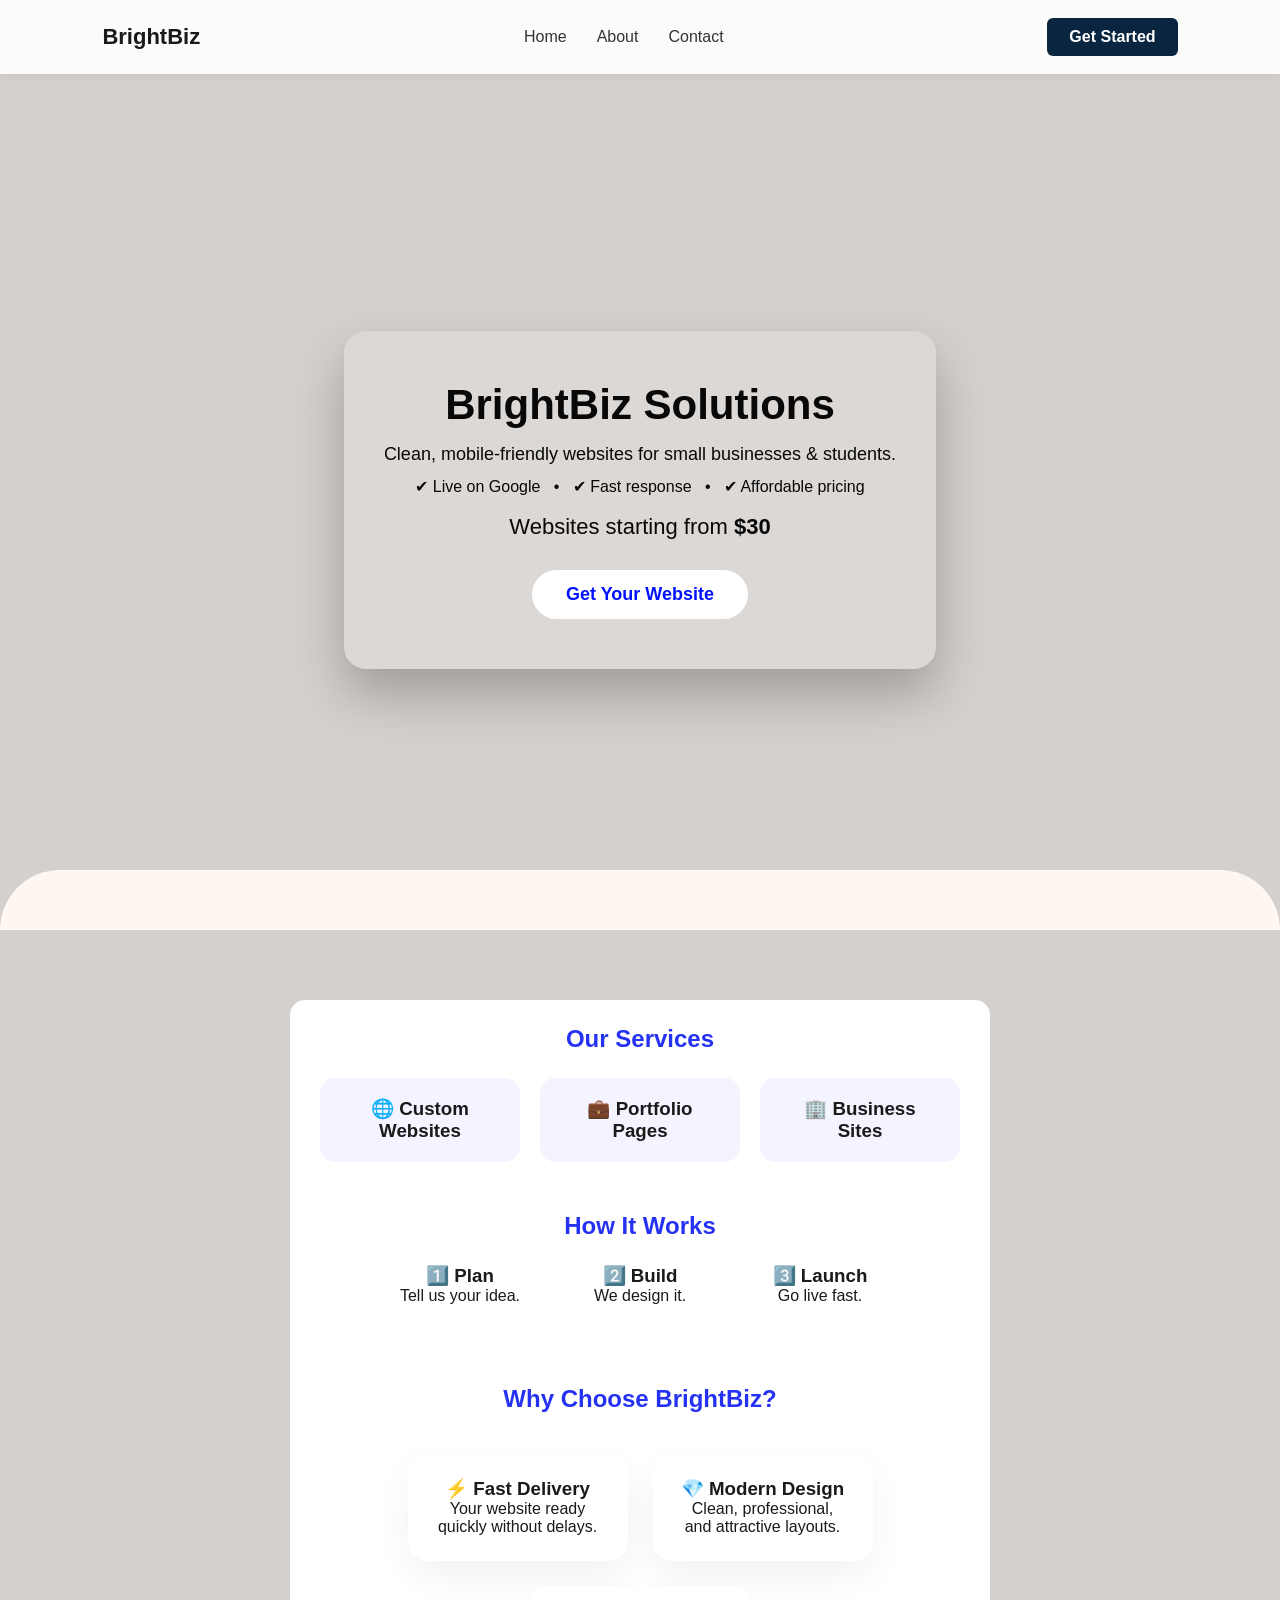
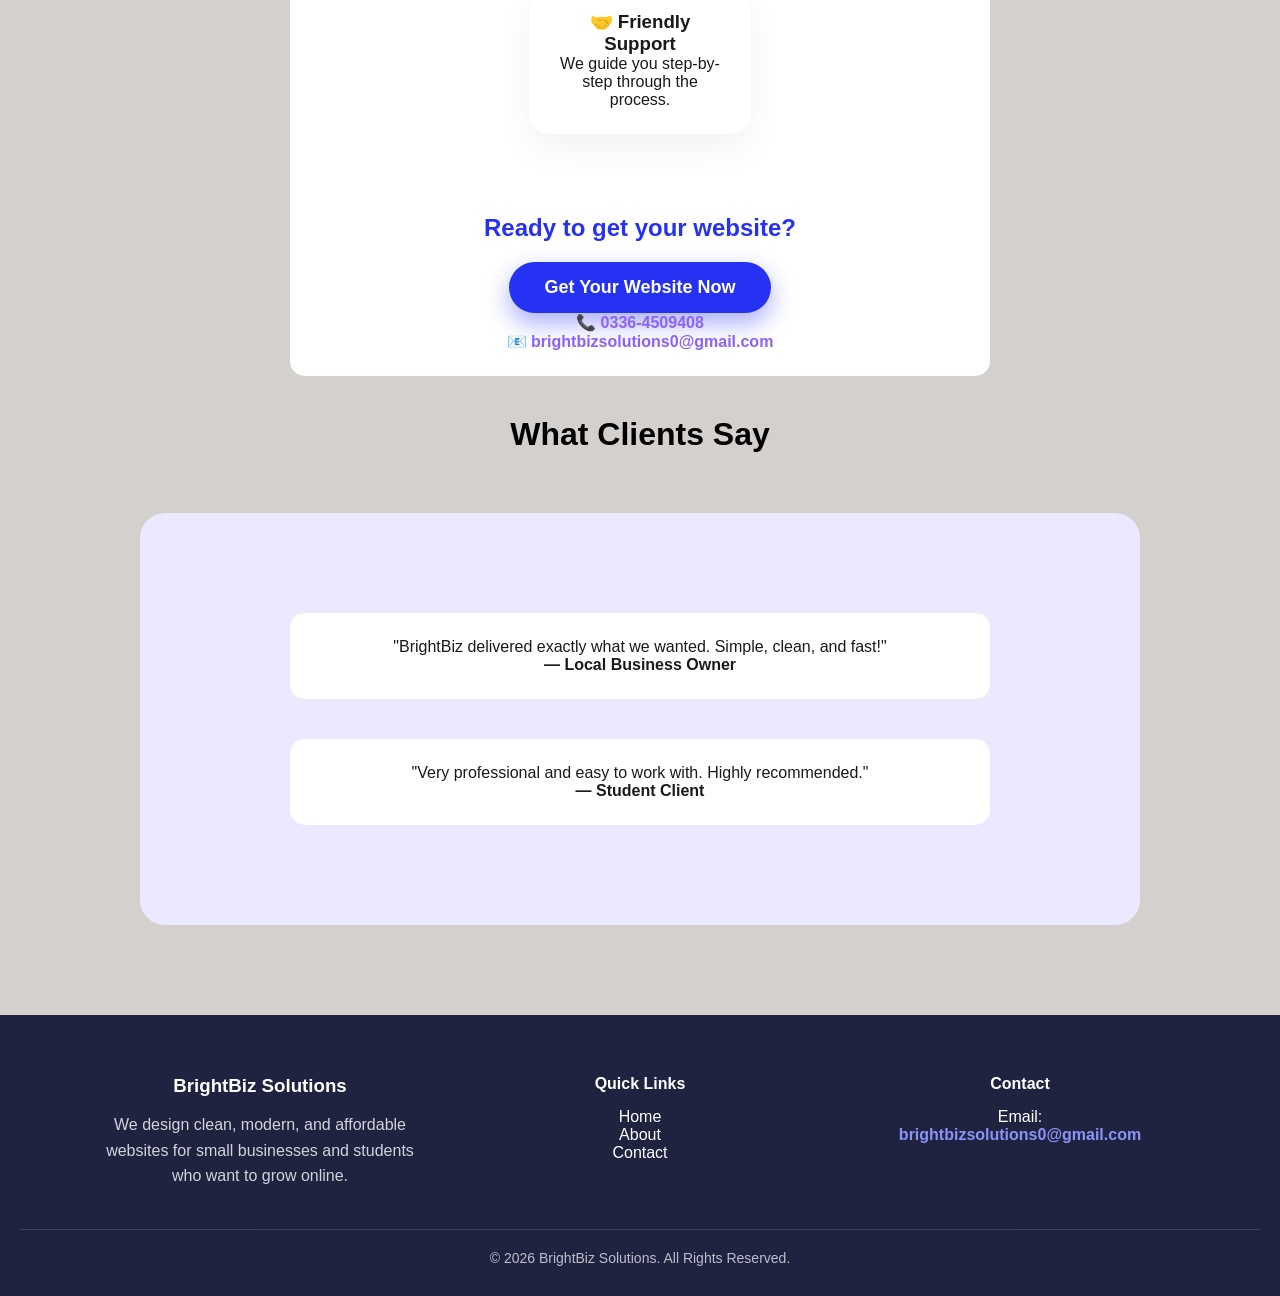
<file: index.html>
<!DOCTYPE html>
<html lang="en">
<head>
  <meta charset="UTF-8">
  <title>BrightBiz Solutions | Affordable Website Design</title>
  <link rel="icon" type="image/png" href="favicon.png">
<link href="https://fonts.googleapis.com/css2?family=outfit:wght@600;700&display=swap" rel="stylesheet">
<link rel="stylesheet" href="style.css">




  <meta name="viewport" content="width=device-width, initial-scale=1.0">
  <meta name="description" content="BrightBiz Solutions provides simple and affordable websites for small businesses and students.">
  <meta name="google-site-verification" content="-WS2EI3Y6h50yy45_EmhXntzGrDyUUxjkJR6yB3zNTk">

  

  <style>
    body {
      font-family: Arial, sans-serif;
      background-color: #d4d0cd;
      margin: 0;
      padding: 0;
    }

    /* HERO */
    .hero {
      
 
    background: url("https://us.images.westend61.de/0001604234pw/smiling-male-professional-working-on-laptop-at-desk-in-office-BSZF01956.jpg");
    background-size: cover;
    background-position: center;
    background-repeat: no-repeat;


   background-size: cover;
   background-position: center;
   background-repeat: no-repeat;

   
min-height: 100vh;

   display: flex;
   justify-content: center;   /* horizontal center */
   align-items: center;       /* vertical center */
   text-align: center;
   padding: 20px;


         
    }
    .hero {
    padding-top: 120px;
}


    .hero-card {
      background: rgba(255, 255, 255, 0.18);
      backdrop-filter: blur(12px);
      border-radius: 22px;
      padding: 50px 40px;
      max-width: 750px;
      color: rgb(8, 8, 8);
      box-shadow: 0 25px 50px rgba(0,0,0,0.25);
    }

    .hero-card h1 {
      font-size: 42px;
      margin-bottom: 15px;
    }

    .hero-sub {
      font-size: 18px;
      margin-bottom: 12px;
    }

    .hero-features {
      font-size: 16px;
      margin-bottom: 18px;
    }

    .hero-price {
      font-size: 22px;
      margin-bottom: 30px;
    }

    .hero-btn {
      display: inline-block;
      background: white;
      color: #0011ff;
      padding: 14px 34px;
      border-radius: 30px;
      font-size: 18px;
      font-weight: bold;
      text-decoration: none;
      transition: transform 0.2s ease, box-shadow 0.2s ease;
    }

    .hero-btn:hover {
      transform: translateY(-3px);
      box-shadow: 0 12px 25px rgba(0,0,0,0.25);
    }

    

    /* MAIN */
    main {
      padding: 30px;
      text-align: center;
    }

    .content-box {
      background-color: white;
      padding: 25px;
      border-radius: 15px;
      margin: 40px auto;
      max-width: 700px;
    }

    /* FOOTER */
    footer {
      background-color: #6e78ff;
      color: white;
      text-align: center;
      padding: 20px;
    }

    @media (max-width: 600px) {
      .hero-card h1 {
        font-size: 30px;
      }

       .nav-btn {
        padding: 8px 16px;
        font-size: 14px;
    }
    }
   



  </style>
</head>

<body>
  <nav class="navbar">
    <div class="logo">Bright<span>Biz</span></div>

    <ul class="nav-links">
        <li><a href="index.html">Home</a></li>
        <li><a href="about.html">About</a></li>
        <li><a href="contact.html">Contact</a></li>
    </ul>

    <a href="contact.html" class="nav-btn">Get Started</a>
</nav>



  <!-- HERO -->
  <header class="hero">
    <div class="hero-card">
      <h1>BrightBiz Solutions</h1>

      <p class="hero-sub">
        Clean, mobile-friendly websites for small businesses & students.
      </p>

      <p class="hero-features">
        ✔ Live on Google &nbsp; • &nbsp; ✔ Fast response &nbsp; • &nbsp; ✔ Affordable pricing
      </p>

      <p class="hero-price">
        Websites starting from <strong>$30</strong>
      </p>

      <a href="contact.html" class="hero-btn">Get Your Website </a>
    </div>
   

  </header>


  <!-- CURVE DIVIDER -->
  <div style="
    background-color:#fef6f0;
    height:60px;
    border-top-left-radius:60px;
    border-top-right-radius:60px;
    margin-top:-30px;">
  </div>


  <!-- MAIN CONTENT -->
  <main>

    <div class="content-box">
      <h2 style="color:#2532f3;">Our Services</h2>

<div style="
display:flex;
flex-wrap:wrap;
justify-content:center;
gap:20px;
margin-top:25px;
">

  <div style="
  background:#f3f4ff;
  padding:20px;
  border-radius:15px;
  width:200px;
  ">
    <h3>🌐 Custom Websites</h3>
  </div>

  <div style="
  background:#f3f4ff;
  padding:20px;
  border-radius:15px;
  width:200px;
  ">
    <h3>💼 Portfolio Pages</h3>
  </div>

  <div style="
  background:#f3f4ff;
  padding:20px;
  border-radius:15px;
  width:200px;
  ">
    <h3>🏢 Business Sites</h3>
  </div>

</div>


      <h2 style="color:#2532f3; margin-top:50px;">How It Works</h2>

<div style="
display:flex;
justify-content:center;
gap:30px;
flex-wrap:wrap;
margin-top:25px;
">

  <div style="width:150px;">
    <h3>1️⃣ Plan</h3>
    <p>Tell us your idea.</p>
  </div>

  <div style="width:150px;">
    <h3>2️⃣ Build</h3>
    <p>We design it.</p>
  </div>

  <div style="width:150px;">
    <h3>3️⃣ Launch</h3>
    <p>Go live fast.</p>
  </div>

</div>


      <div style="
margin:80px auto;
max-width:1000px;
text-align:center;
">

  <h2 style="color:#2532f3; margin-bottom:40px;">
    Why Choose BrightBiz?
  </h2>

  <div style="
  display:flex;
  flex-wrap:wrap;
  justify-content:center;
  gap:25px;
  ">

    <div style="
    background:#ffffff;
    padding:25px;
    border-radius:20px;
    width:220px;
    box-shadow:0 15px 35px rgba(0,0,0,0.05);
    ">
      <h3>⚡ Fast Delivery</h3>
      <p>Your website ready quickly without delays.</p>
    </div>

    <div style="
    background:#ffffff;
    padding:25px;
    border-radius:20px;
    width:220px;
    box-shadow:0 15px 35px rgba(0,0,0,0.05);
    ">
      <h3>💎 Modern Design</h3>
      <p>Clean, professional, and attractive layouts.</p>
    </div>

    <div style="
    background:#ffffff;
    padding:25px;
    border-radius:20px;
    width:220px;
    box-shadow:0 15px 35px rgba(0,0,0,0.05);
    ">
      <h3>🤝 Friendly Support</h3>
      <p>We guide you step-by-step through the process.</p>
    </div>

  </div>

</div>


      <h2 style="color:#2532f3; margin-top:40px;">Ready to get your website?</h2>
      <a href="contact.html"
   style="
   display:inline-block;
   background:#2532f3;
   color:white;
   padding:15px 35px;
   font-size:18px;
   font-weight:bold;
   border-radius:40px;
   text-decoration:none;
   margin-top:20px;
   box-shadow:0 10px 25px rgba(37,50,243,0.4);
   transition:0.3s;
   "
   onmouseover="this.style.transform='scale(1.05)'"
   onmouseout="this.style.transform='scale(1)'"
>
   Get Your Website Now
</a>


      <p>
<strong>📞 
<a href="tel:03364509408" style="color:#8b61ff; text-decoration:none;">
0336-4509408
</a>
</strong>
</p>

<p>
<strong>📧 
<a href="mailto:brightbizsolutions0@gmail.com" style="color:#8b61ff; text-decoration:none;">
brightbizsolutions0@gmail.com
</a>
</strong>
</p>
</div>


</div>

    </div>

    <h1 style="color:#000000;">What Clients Say</h1>
<div style="
background:#eae9ff;
padding:60px 20px;
margin:60px auto;
text-align:center;
border-radius:25px;
max-width:1000px;
">

    <div class="content-box">
      <p>"BrightBiz delivered exactly what we wanted. Simple, clean, and fast!"</p>
      <strong>— Local Business Owner</strong>
    </div>

    <div class="content-box">
      <p>"Very professional and easy to work with. Highly recommended."</p>
      <strong>— Student Client</strong>
    </div>

  </main>

 <footer style="
background:#1f2340;
color:white;
padding:60px 20px 30px 20px;
">

<div style="
max-width:1100px;
margin:auto;
display:flex;
flex-wrap:wrap;
justify-content:space-between;
gap:40px;
">

    <!-- Company Info -->
    <div style="flex:1; min-width:250px;">
        <h3 style="font-family:'Poppins', sans-serif; margin-bottom:15px;">
            BrightBiz Solutions
        </h3>
        <p style="opacity:0.8; line-height:1.6;">
            We design clean, modern, and affordable websites for small 
            businesses and students who want to grow online.
        </p>
    </div>

    <!-- Quick Links -->
    <div style="flex:1; min-width:200px;">
        <h4 style="margin-bottom:15px;">Quick Links</h4>
        <p><a href="index.html" style="color:white; text-decoration:none;">Home</a></p>
        <p><a href="about.html" style="color:white; text-decoration:none;">About</a></p>
        <p><a href="contact.html" style="color:white; text-decoration:none;">Contact</a></p>
    </div>

    <!-- Contact -->
    <div style="flex:1; min-width:250px;">
        <h4 style="margin-bottom:15px;">Contact</h4>
        <p>Email:</p>
        <a href="mailto:brightbizsolutions0@gmail.com"
           style="color:#8c93f7; text-decoration:none; font-weight:bold;">
           brightbizsolutions0@gmail.com
        </a>
    </div>

</div>

<!-- Bottom Line -->
<div style="
border-top:1px solid rgba(255,255,255,0.2);
margin-top:40px;
padding-top:20px;
text-align:center;
opacity:0.7;
font-size:14px;
">
    © 2026 BrightBiz Solutions. All Rights Reserved.
</div>

</footer>


  <!-- SCROLL TO TOP -->
  <div id="scrollTopBtn" style="
    position:fixed;
    bottom:25px;
    right:25px;
    background-color:#2532f3;
    color:white;
    width:45px;
    height:45px;
    border-radius:50%;
    display:none;
    align-items:center;
    justify-content:center;
    font-size:22px;
    cursor:pointer;
    box-shadow:0 5px 15px rgba(0,0,0,0.2);
    z-index:1000;">↑</div>

  <script>
    const scrollBtn = document.getElementById("scrollTopBtn");

    window.onscroll = () => {
      scrollBtn.style.display =
        document.documentElement.scrollTop > 200 ? "flex" : "none";
    };

    scrollBtn.onclick = () => {
      window.scrollTo({ top: 0, behavior: "smooth" });
    };
  </script>

</body>
</html>
</file>
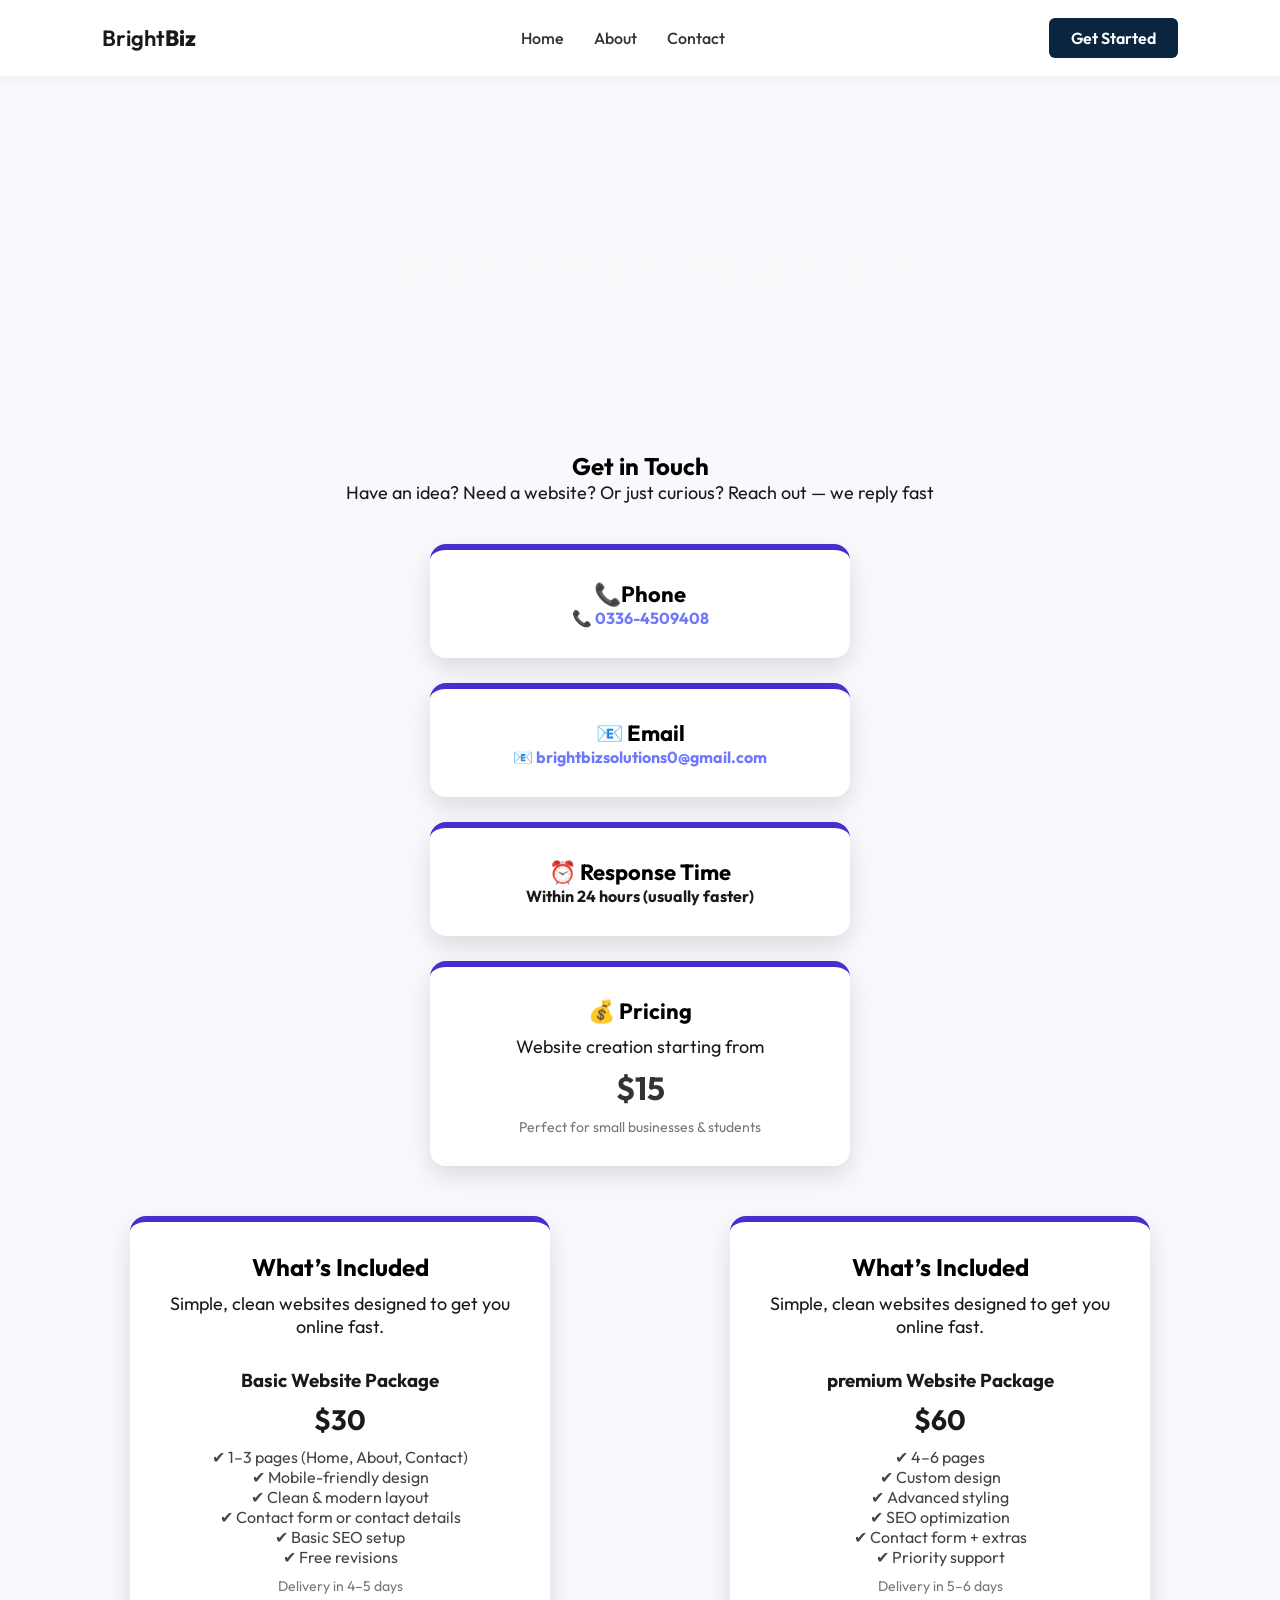
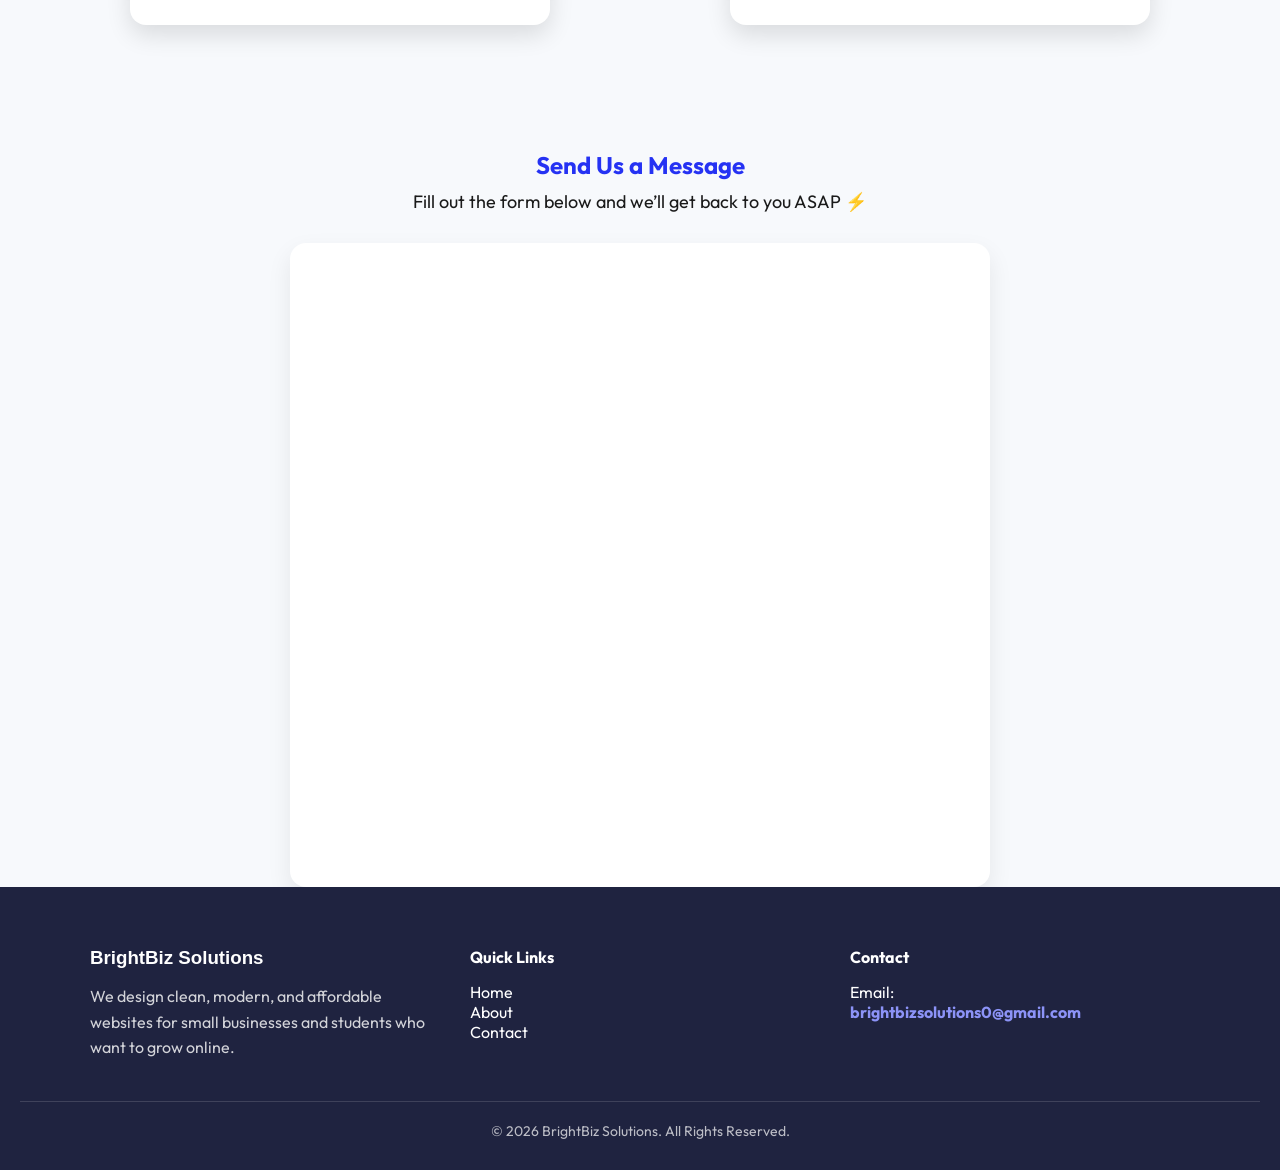
<file: contact.html>
<!DOCTYPE html>
<html lang="en">
<head>
<meta charset="UTF-8">
<meta name="viewport" content="width=device-width, initial-scale=1.0">
<title>Contact | BrightBiz</title>

<link href="https://fonts.googleapis.com/css2?family=Outfit:wght@400;600;700&display=swap" rel="stylesheet">

<link rel="stylesheet" href="style.css">




<style>

*{
    margin:0;
    padding:0;
    box-sizing:border-box;
}

body{
    font-family:'Outfit', sans-serif;
    background:#f7f9fc;
    color:#1a1a1a;
}




/* HERO */
.contact-hero{
    padding-top:140px;
    padding-bottom:80px;
    text-align:center;
    background:url('https://freelancingjournal.com/wp-content/uploads/2020/05/start-a-blog-freelancer-1024x683.jpeg');
    background-size:cover;
    background-position:center;
}

.contact-hero h1{
    font-size:42px;
    margin-bottom:15px;
     color:#fafafa;
}

.contact-hero p{
    font-size:18px;
    color:#fafafa;
}

.section{
    padding:80px 8%;
    text-align:center;
}

.card{
    background:white;
    padding:30px;
    margin:20px auto;
    max-width:450px;
    border-radius:16px;
    box-shadow:0 15px 35px rgba(0,0,0,0.08);
}

.card h3{
    margin-bottom:15px;
}

</style>
</head>

<body>

<nav class="navbar">
    <div class="logo">Bright<span>Biz</span></div>

    <ul class="nav-links">
        <li><a href="index.html">Home</a></li>
        <li><a href="about.html">About</a></li>
        <li><a href="contact.html">Contact</a></li>
    </ul>

    <a href="contact.html" class="nav-btn">Get Started</a>
</nav>


<section class="contact-hero">
    <h1>Let’s Build Something Great</h1>
    <p>Tell us about your project and we’ll get back to you quickly.</p>
</section>
<main style="padding:40px; text-align:center;">

    <h2 style="color:#000000;">Get in Touch</h2>
    <p style="font-size:18px; max-width:600px; margin:auto;">
        Have an idea? Need a website? Or just curious?  
        Reach out — we reply fast 
    </p>

    <!-- Contact Cards -->
    <div style="margin-top:40px;">

        <div style="
    background-color:#ffffff;
    padding:30px 20px;
    margin:25px auto;
    max-width:420px;
    border-radius:16px;
    box-shadow:0 10px 25px rgba(0,0,0,0.12);
    border-top:6px solid #4a2ccf;">
            <p>
<h3 style="margin-top:0; color:#000000; font-size:22px;"> 📞Phone</h3>
<strong>📞 
<a href="tel:03364509408" style="color:#6e78ff; text-decoration:none;">
0336-4509408
</a>
</strong>
</p>
        </div>

        <div style="
    background-color:#ffffff;
    padding:30px 20px;
    margin:25px auto;
    max-width:420px;
    border-radius:16px;
    box-shadow:0 10px 25px rgba(0,0,0,0.12);
    border-top:6px solid #4a2ccf;">
            <h3 style="margin-top:0; color:#000000; font-size:22px;">📧 Email</h3>
           <p>
<strong>📧 
<a href="mailto:brightbizsolutions0@gmail.com" style="color:#6e78ff; text-decoration:none;">
brightbizsolutions0@gmail.com
</a>
</strong>
</p>
        </div>

         <div style="
    background-color:#ffffff;
    padding:30px 20px;
    margin:25px auto;
    max-width:420px;
    border-radius:16px;
    box-shadow:0 10px 25px rgba(0,0,0,0.12);
    border-top:6px solid #4a2ccf;">
        <h3 style="margin-top:0; color:#000000; font-size:22px;">⏰ Response Time</h3>
            <p><strong>Within 24 hours (usually faster)</strong></p>
        </div>
    </div>

        


        <div style="
    background-color:#ffffff;
    padding:30px 20px;
    margin:25px auto;
    max-width:420px;
    border-radius:16px;
    box-shadow:0 10px 25px rgba(0,0,0,0.12);
    border-top:6px solid #4a2ccf;">
    <h3 style="margin-top:0; color:#000000; font-size:22px;">
        💰 Pricing
    </h3>

    <p style="font-size:18px; margin:10px 0;">
        Website creation starting from
    </p>

    <p style="font-size:32px; font-weight:bold; margin:10px 0; color:#333;">
        $15
        
    </p>

    <p style="font-size:14px; color:#777;">
        Perfect for small businesses & students
    </p>
</div>

<div style="
    display:flex;
    justify-content:center;
    gap:0.001px;
    flex-wrap:wrap;
">

<div style="
    background-color:#ffffff;
    padding:30px 20px;
    margin:25px auto;
    max-width:420px;
    border-radius:16px;
    box-shadow:0 10px 25px rgba(0,0,0,0.12);
    border-top:6px solid #4a2ccf;">
     <h2 style="color:#000000;">What’s Included</h2>
    <p style="font-size:18px; max-width:600px; margin:10px auto 30px;">
        Simple, clean websites designed to get you online fast.
    </p>

    <div class="info-box">
        <h3> Basic Website Package</h3>

        <p style="font-size:28px; font-weight:bold; margin:10px 0;">
            $30
        </p>

        <ul style="list-style:none; padding:0; font-size:16px; color:#444;">
            <li>✔ 1–3 pages (Home, About, Contact)</li>
            <li>✔ Mobile-friendly design</li>
            <li>✔ Clean & modern layout</li>
            <li>✔ Contact form or contact details</li>
            <li>✔ Basic SEO setup</li>
            <li>✔ Free revisions</li>
        </ul>

        <p style="font-size:14px; color:#777; margin-top:10px;">
            Delivery in 4–5 days
        </p>
    </div>
    </div>


    <div style="
    background-color:#ffffff;
    padding:30px 20px;
    margin:25px auto;
    max-width:420px;
    border-radius:16px;
    box-shadow:0 10px 25px rgba(0,0,0,0.12);
    border-top:6px solid #4a2ccf;">
     <h2 style="color:#000000;">What’s Included</h2>
    <p style="font-size:18px; max-width:600px; margin:10px auto 30px;">
        Simple, clean websites designed to get you online fast.
    </p>
    <div class="info-box">
        <h3> premium Website Package</h3>

        <p style="font-size:28px; font-weight:bold; margin:10px 0;">
            $60
        </p>

        <ul style="list-style:none; padding:0; font-size:16px; color:#444;">
            <li>✔ 4–6 pages</li>
            <li>✔ Custom design</li>
            <li>✔ Advanced styling</li>
            <li>✔ SEO optimization</li>
            <li>✔ Contact form + extras</li>
            <li>✔ Priority support</li>
      
        </ul>

        <p style="font-size:14px; color:#777; margin-top:10px;">
            Delivery in 5–6 days
        </p>
    </div>
    </div>


    </div>

</main>


<section style="margin-top:60px; text-align:center;">
    <h2 style="color:#2532f3;">Send Us a Message</h2>
    <p style="font-size:18px; max-width:600px; margin:10px auto 30px;">
        Fill out the form below and we’ll get back to you ASAP ⚡
    </p>

    <div style="
        background-color:white;
        padding:20px;
        max-width:700px;
        margin:0 auto;
        border-radius:16px;
        box-shadow:0 10px 25px rgba(0,0,0,0.08);
    ">
        <iframe 
            src="https://docs.google.com/forms/d/e/1FAIpQLSfzJpBdTFT-4XF9fQK_uoI7kdA2KtYzw99iO-ndOqsi4NwlyQ/viewform?usp=publish-editor"
            width="100%" 
            height="600" 
            style="border:none;">
        </iframe>
    </div>
</section>

<footer style="
background:#1f2340;
color:white;
padding:60px 20px 30px 20px;
">

<div style="
max-width:1100px;
margin:auto;
display:flex;
flex-wrap:wrap;
justify-content:space-between;
gap:40px;
">

    <!-- Company Info -->
    <div style="flex:1; min-width:250px;">
        <h3 style="font-family:'Poppins', sans-serif; margin-bottom:15px;">
            BrightBiz Solutions
        </h3>
        <p style="opacity:0.8; line-height:1.6;">
            We design clean, modern, and affordable websites for small 
            businesses and students who want to grow online.
        </p>
    </div>

    <!-- Quick Links -->
    <div style="flex:1; min-width:200px;">
        <h4 style="margin-bottom:15px;">Quick Links</h4>
        <p><a href="index.html" style="color:white; text-decoration:none;">Home</a></p>
        <p><a href="about.html" style="color:white; text-decoration:none;">About</a></p>
        <p><a href="contact.html" style="color:white; text-decoration:none;">Contact</a></p>
    </div>

    <!-- Contact -->
    <div style="flex:1; min-width:250px;">
        <h4 style="margin-bottom:15px;">Contact</h4>
        <p>Email:</p>
        <a href="mailto:brightbizsolutions0@gmail.com"
           style="color:#8c93f7; text-decoration:none; font-weight:bold;">
           brightbizsolutions0@gmail.com
        </a>
    </div>

</div>

<!-- Bottom Line -->
<div style="
border-top:1px solid rgba(255,255,255,0.2);
margin-top:40px;
padding-top:20px;
text-align:center;
opacity:0.7;
font-size:14px;
">
    © 2026 BrightBiz Solutions. All Rights Reserved.
</div>

</footer>


   <!-- Format of the Scroll to Top Button -->
<div id="scrollTopBtn"
     style="
        position:fixed;
        bottom:25px;
        right:25px;
        background-color:#2532f3;
        color:white;
        width:45px;
        height:45px;
        border-radius:50%;
        display:none;
        align-items:center;
        justify-content:center;
        font-size:22px;
        cursor:pointer;
        box-shadow:0 5px 15px rgba(0,0,0,0.2);
        z-index:1000;
     ">
    ↑
</div>

<!--now using java script to add the function of the button that will scroll up when the user scrols bwlow 200 pixsels-->

<script>
    const scrollBtn = document.getElementById("scrollTopBtn");

    window.onscroll = function () {
        if (document.body.scrollTop > 200 || document.documentElement.scrollTop > 200) {
            scrollBtn.style.display = "flex";
        } else {
            scrollBtn.style.display = "none";
        }
    };

    scrollBtn.onclick = function () {
        window.scrollTo({
            top: 0,
            behavior: "smooth"
        });
    };
</script>
 
</body>
</html>
</file>
<file: style.css>
/* RESET */
*{
    margin:0;
    padding:0;
    box-sizing:border-box;
}

body{
    font-family:'Outfit', sans-serif;
    background:#f7f9fc;
    color:#1a1a1a;
    padding-top:100px; /* space for fixed navbar */
}

/* NAVIGATION */
.navbar{
    position:fixed;
    top:0;
    left:0;
    width:100%;
    display:flex;
    justify-content:space-between;
    align-items:center;
    padding:18px 8%;
    background:rgba(255,255,255,0.9);
    backdrop-filter:blur(10px);
    box-shadow:0 2px 10px rgba(0,0,0,0.05);
    z-index:999;
}

.logo{
    font-size:22px;
    font-weight:600;
}

.logo span{
    font-weight:800;
}

.nav-links{
    list-style:none;
    display:flex;
    gap:30px;
}

.nav-links a{
    text-decoration:none;
    color:#333;
    font-weight:500;
}

.nav-links a:hover{
    color:#0a2540;
}

.nav-btn{
    padding:10px 22px;
    background:#0a2540;
    color:white;
    text-decoration:none;
    border-radius:6px;
    font-weight:600;
}
</file>
